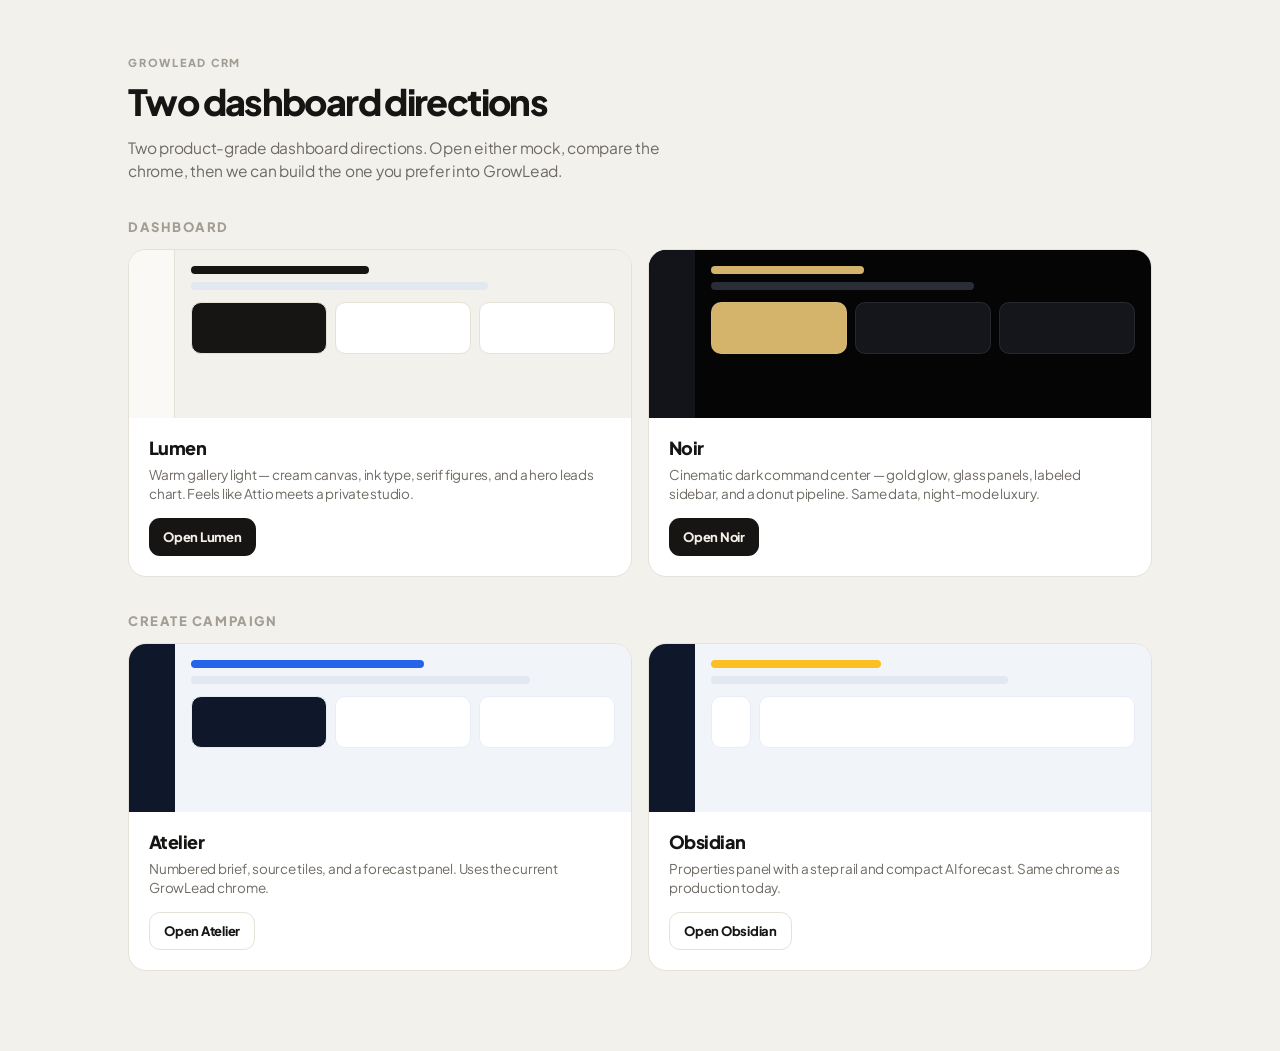
<file: public/inspirations/index.html>
<!DOCTYPE html>
<html lang="en">
<head>
<meta charset="utf-8">
<meta name="viewport" content="width=device-width, initial-scale=1">
<title>GrowLead · UI inspirations</title>
<link href="https://cdn.jsdelivr.net/npm/bootstrap-icons@1.11.3/font/bootstrap-icons.css" rel="stylesheet">
<link href="https://fonts.googleapis.com/css2?family=Plus+Jakarta+Sans:wght@400;500;600;700;800&display=swap" rel="stylesheet">
<style>
:root { --ink:#161513; --muted:#6f6b64; --line:#e6e1d8; --bg:#f3f1ec; --card:#fff; }
* { box-sizing: border-box; }
body {
  margin: 0; background: var(--bg); color: var(--ink);
  font-family: "Plus Jakarta Sans", Inter, sans-serif; letter-spacing: -.015em;
}
.wrap { max-width: 1080px; margin: 0 auto; padding: 56px 28px 80px; }
.kicker { font-size: 11px; font-weight: 800; letter-spacing: .16em; text-transform: uppercase; color: #a39e94; margin: 0 0 10px; }
h1 { margin: 0; font-size: 36px; font-weight: 800; letter-spacing: -.045em; }
.lead { margin: 12px 0 36px; color: var(--muted); font-size: 15.5px; max-width: 560px; line-height: 1.5; }
h2 { margin: 36px 0 14px; font-size: 13px; font-weight: 800; letter-spacing: .12em; text-transform: uppercase; color: #a39e94; }
.grid { display: grid; grid-template-columns: 1fr 1fr; gap: 16px; }
.card {
  background: var(--card); border: 1px solid var(--line); border-radius: 18px; overflow: hidden;
}
.preview { height: 168px; position: relative; overflow: hidden; }
.preview.lumen { background: #f3f1ec; }
.preview.noir { background: #050506; }
.preview.old { background: #f1f5f9; }
.mini-side {
  position: absolute; left: 0; top: 0; bottom: 0; width: 46px;
}
.lumen .mini-side { background: #faf9f6; border-right: 1px solid #e6e1d8; }
.noir .mini-side { background: #12141a; }
.old .mini-side { background: #0f172a; }
.mini-main { margin-left: 46px; padding: 16px; }
.bar { height: 8px; border-radius: 99px; background: #e2e8f0; margin-bottom: 8px; }
.lumen .bar.accent { background: #161513; }
.noir .bar.accent { background: #d4b36a; }
.old .bar.accent { background: #2563eb; }
.row { display: flex; gap: 8px; margin-top: 12px; }
.blk { flex: 1; height: 52px; border-radius: 10px; }
.lumen .blk { background: #fff; border: 1px solid #e6e1d8; }
.lumen .blk.feat { background: #161513; }
.noir .blk { background: #14161c; border: 1px solid rgba(255,255,255,.08); }
.noir .blk.feat { background: #d4b36a; }
.old .blk { background: #fff; border: 1px solid #e8edf5; }
.copy { padding: 18px 20px 20px; }
.copy h3 { margin: 0 0 6px; font-size: 18px; font-weight: 800; letter-spacing: -.03em; }
.copy p { margin: 0 0 14px; color: var(--muted); font-size: 13.5px; line-height: 1.45; }
.btn {
  display: inline-flex; align-items: center; height: 38px; padding: 0 14px;
  border-radius: 11px; background: #161513; color: #f6f1e8;
  font-weight: 750; font-size: 13px; text-decoration: none;
}
.btn.ghost { background: #fff; color: #161513; border: 1px solid var(--line); }
@media (max-width: 760px) { .grid { grid-template-columns: 1fr; } h1 { font-size: 28px; } }
</style>
</head>
<body>
<div class="wrap">
  <p class="kicker">GrowLead CRM</p>
  <h1>Two dashboard directions</h1>
  <p class="lead">Two product-grade dashboard directions. Open either mock, compare the chrome, then we can build the one you prefer into GrowLead.</p>

  <h2>Dashboard</h2>
  <div class="grid">
    <article class="card">
      <div class="preview lumen">
        <div class="mini-side"></div>
        <div class="mini-main">
          <div class="bar accent" style="width:42%"></div>
          <div class="bar" style="width:70%"></div>
          <div class="row">
            <div class="blk feat"></div>
            <div class="blk"></div>
            <div class="blk"></div>
          </div>
        </div>
      </div>
      <div class="copy">
        <h3>Lumen</h3>
        <p>Warm gallery light — cream canvas, ink type, serif figures, and a hero leads chart. Feels like Attio meets a private studio.</p>
        <a class="btn" href="lumen.html">Open Lumen</a>
      </div>
    </article>
    <article class="card">
      <div class="preview noir">
        <div class="mini-side"></div>
        <div class="mini-main">
          <div class="bar accent" style="width:36%"></div>
          <div class="bar" style="width:62%;background:#2a2d36"></div>
          <div class="row">
            <div class="blk feat"></div>
            <div class="blk"></div>
            <div class="blk"></div>
          </div>
        </div>
      </div>
      <div class="copy">
        <h3>Noir</h3>
        <p>Cinematic dark command center — gold glow, glass panels, labeled sidebar, and a donut pipeline. Same data, night-mode luxury.</p>
        <a class="btn" href="noir.html">Open Noir</a>
      </div>
    </article>
  </div>

  <h2>Create campaign</h2>
  <div class="grid">
    <article class="card">
      <div class="preview old">
        <div class="mini-side"></div>
        <div class="mini-main">
          <div class="bar accent" style="width:55%"></div>
          <div class="bar" style="width:80%"></div>
          <div class="row">
            <div class="blk" style="background:#0f172a"></div>
            <div class="blk"></div>
            <div class="blk"></div>
          </div>
        </div>
      </div>
      <div class="copy">
        <h3>Atelier</h3>
        <p>Numbered brief, source tiles, and a forecast panel. Uses the current GrowLead chrome.</p>
        <a class="btn ghost" href="atelier.html">Open Atelier</a>
      </div>
    </article>
    <article class="card">
      <div class="preview old">
        <div class="mini-side"></div>
        <div class="mini-main">
          <div class="bar accent" style="width:40%;background:#fbbf24"></div>
          <div class="bar" style="width:70%"></div>
          <div class="row">
            <div class="blk" style="max-width:40px"></div>
            <div class="blk"></div>
          </div>
        </div>
      </div>
      <div class="copy">
        <h3>Obsidian</h3>
        <p>Properties panel with a step rail and compact AI forecast. Same chrome as production today.</p>
        <a class="btn ghost" href="obsidian.html">Open Obsidian</a>
      </div>
    </article>
  </div>
</div>
</body>
</html>
</file>
